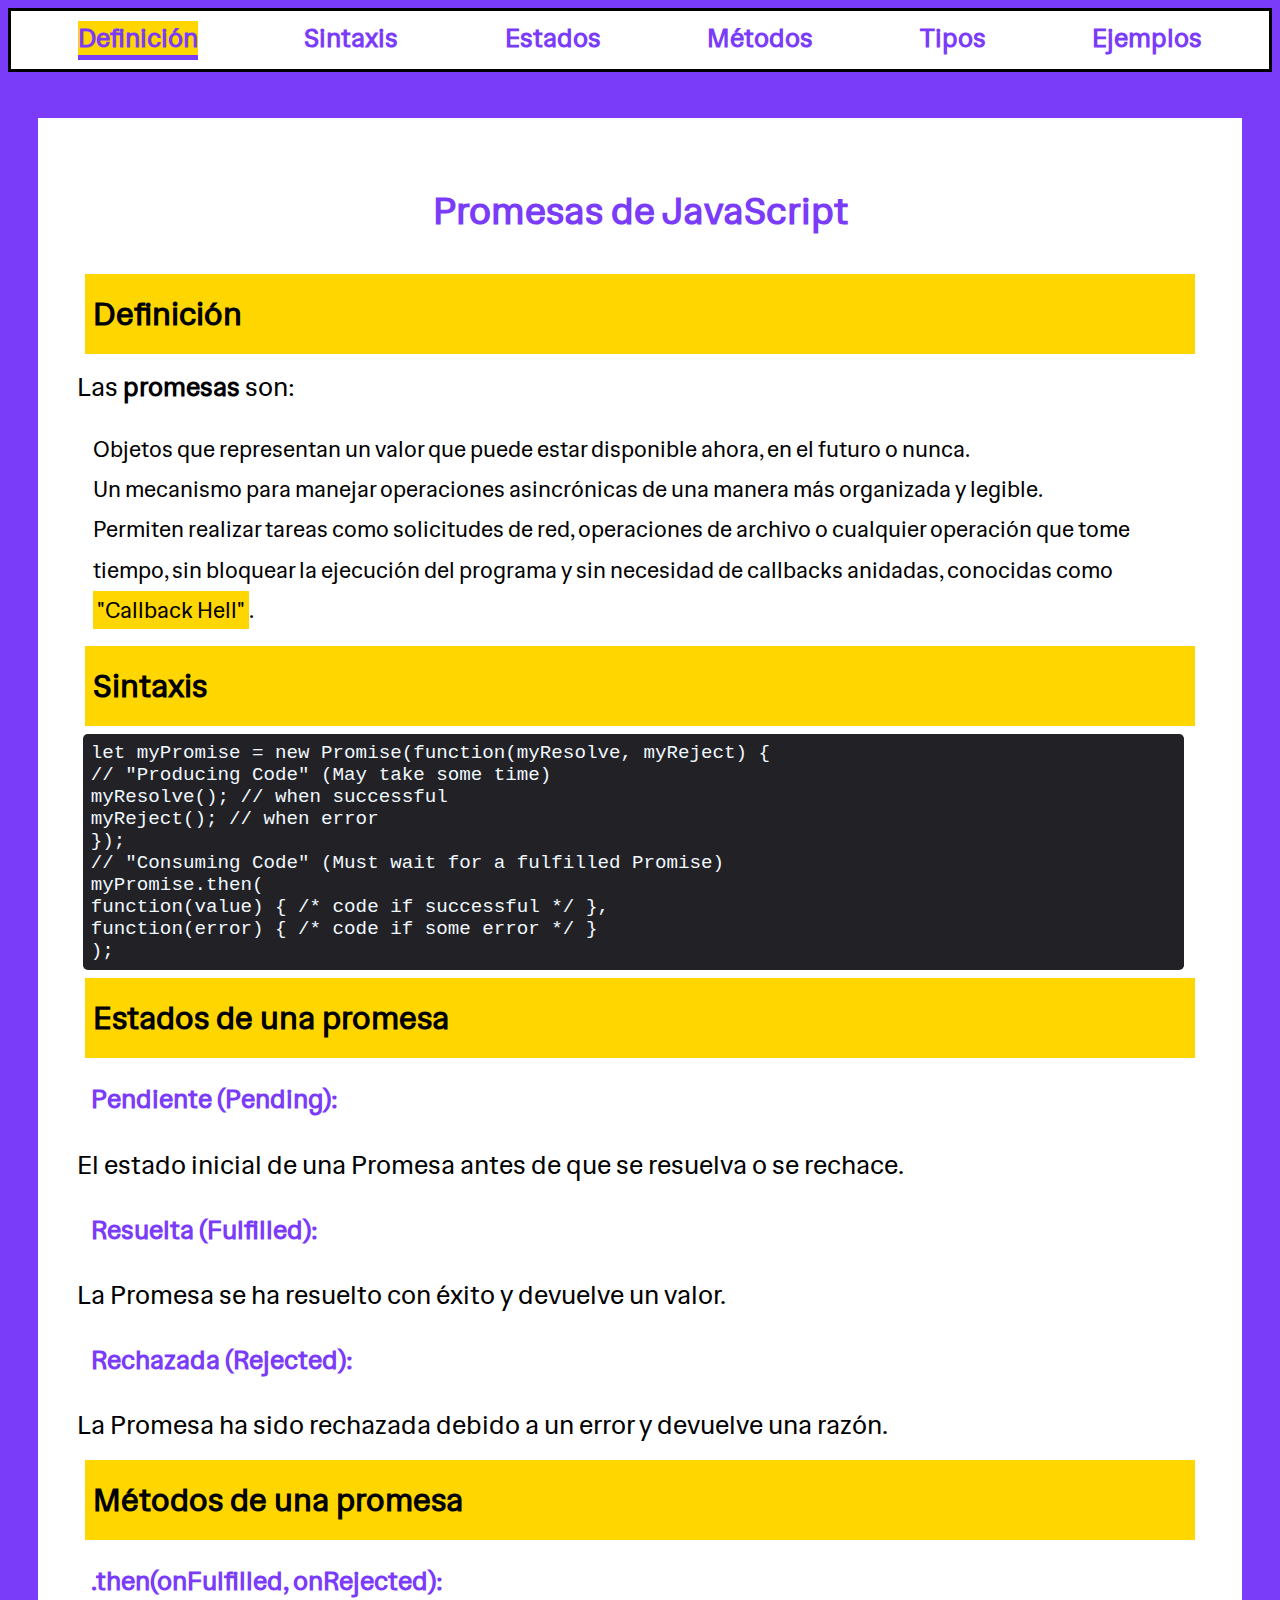
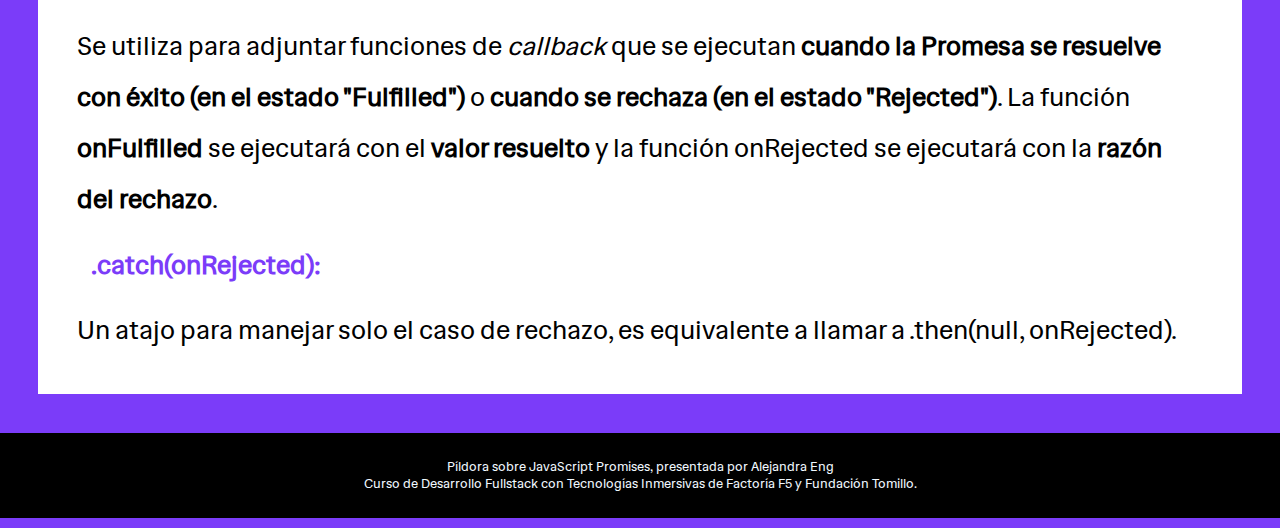
<file: index.html>
<!DOCTYPE html>
<html lang="es">

<head>
    <meta charset="UTF-8">
    <meta name="viewport" content="width=device-width, initial-scale=1.0">
    <title>Promesas de JavaScript</title>
    <link rel="preconnect" href="https://fonts.googleapis.com">
    <link rel="preconnect" href="https://fonts.gstatic.com" crossorigin>
    <link href="https://fonts.googleapis.com/css2?family=Hedvig+Letters+Sans&display=swap" rel="stylesheet">
    <link rel="stylesheet" href="style.css">
    <script src="menu.js"></script>
</head>

<body>
    <nav class="navbar">
        <div class="menu-toggle">
            <div class="hamburger">
            </div>
        </div>
        <ul class="nav-list">
            <li class="nav-item">
                <a class="nav-link active" href="#definicion">
                    Definición
                </a>
            </li>
            <li class="nav-item">
                <a class="nav-link" href="#sintaxis">
                    Sintaxis
                </a>
            </li>
            <li class="nav-item">
                <a class="nav-link" href="#estados">
                    Estados
                </a>
            </li>
            <li class="nav-item">
                <a class="nav-link" href="#metodos">
                    Métodos
                </a>
            </li>
            <li class="nav-item">
                <a class="nav-link" href="tipos.html">
                    Tipos
                </a>
            </li>
            <li class="nav-item">
                <a class="nav-link" href="ejemplos.html">
                    Ejemplos
                </a>
            </li>
        </ul>
    </nav>

    <main>
        <h1>Promesas de JavaScript</h1>
        <section id="definicion">
            <h2>Definición</h2>
            <article>
                <p>Las <strong>promesas</strong> son:</p>
                <ul>
                    <li>Objetos que representan un valor que puede estar disponible ahora, en el futuro o nunca.
                    </li>
                    <li>Un mecanismo para manejar operaciones asincrónicas de una manera más organizada y legible.</li>
                    <li>Permiten realizar tareas como solicitudes de red, operaciones de archivo o cualquier operación
                        que tome
                        tiempo, sin bloquear la ejecución del programa y sin necesidad de callbacks anidadas, conocidas
                        como
                        <mark>"Callback Hell"</mark>.
                    </li>
                </ul>
            </article>
        </section>

        <section id="sintaxis">
            <h2>Sintaxis</h2>
            <article>
                <div class="codigo">
                    <code>
                let myPromise = new Promise(function(myResolve, myReject) {<br>
                // "Producing Code" (May take some time)<br>
                
                  myResolve(); // when successful<br>
                  myReject();  // when error<br>
                });<br>
                
                // "Consuming Code" (Must wait for a fulfilled Promise)<br>
                myPromise.then(<br>
                  function(value) { /* code if successful */ },<br>
                  function(error) { /* code if some error */ }<br>
                );</code>
                </div>
            </article>
        </section>

        <section id="estados">
            <h2>Estados de una promesa</h2>
            <article>
                <h3>Pendiente (Pending):</h3>
                <p>El estado inicial de una Promesa antes de que se resuelva o se rechace.</p>
                <h3>Resuelta (Fulfilled):</h3>
                <p>La Promesa se ha resuelto con éxito y devuelve un valor.</p>
                <h3>Rechazada (Rejected):</h3>
                <p>La Promesa ha sido rechazada debido a un error y devuelve una razón.</p>
            </article>
        </section>

        <section id="metodos">
            <h2>Métodos de una promesa</h2>
            <article>
                <h3>.then(onFulfilled, onRejected):</h3>
                <p>Se utiliza para adjuntar funciones de <em>callback</em> que se ejecutan <strong>cuando la Promesa se
                        resuelve con éxito (en el estado "Fulfilled")</strong> o <strong>cuando se rechaza (en el estado
                        "Rejected")</strong>.
                    La función <strong>onFulfilled</strong> se ejecutará con el <strong>valor resuelto</strong> y la
                    función </¡strong>onRejected</strong> se ejecutará con la <strong>razón del rechazo</strong>.</p>
            </article>
            <article>
                <h3>.catch(onRejected):</h3>
                <p>Un atajo para manejar solo el caso de rechazo, es equivalente a llamar a .then(null, onRejected).</p>
            </article>
        </section>

    </main>

    <!-- Footer -->
    <footer>
        <p>Píldora sobre JavaScript Promises, presentada por Alejandra Eng</p>
        <p>Curso de Desarrollo Fullstack con Tecnologías Inmersivas de Factoría F5 y Fundación Tomillo.</p>
    </footer>

    <!-- JavaScript -->
    <!-- Menú Toggle -->
    <script>
        document.addEventListener("DOMContentLoaded", function () {
            const navbar = document.querySelector(".navbar");
            const menuToggle = document.querySelector(".menu-toggle");
            menuToggle.addEventListener("click", () => {
                navbar.classList.toggle("open");
            });
        });
    </script>

    <!-- Promesa de red -->
    <script>
        const promesared = new Promise((resolve, reject) => {
            setTimeout(() => {
                const exito = false; // Cambiar a false para simular un rechazo
                if (exito) {
                    resolve("¡Éxito! Datos recibidos");
                } else {
                    reject("Error: No se pudieron recibir los datos");
                }
            }, 2000);
        });

        promesared
            .then((resultado) => {
                console.log(resultado);
                console.log = function (message) {
                    document.getElementById("promesaredtrue").innerHTML += message
                }
            })
            .catch((error) => {
                console.error(error);
                console.log = function (message) {
                    document.getElementById("promesaredfalse").innerHTML += message
                }
            });

    </script>
</body>

</html>
</file>
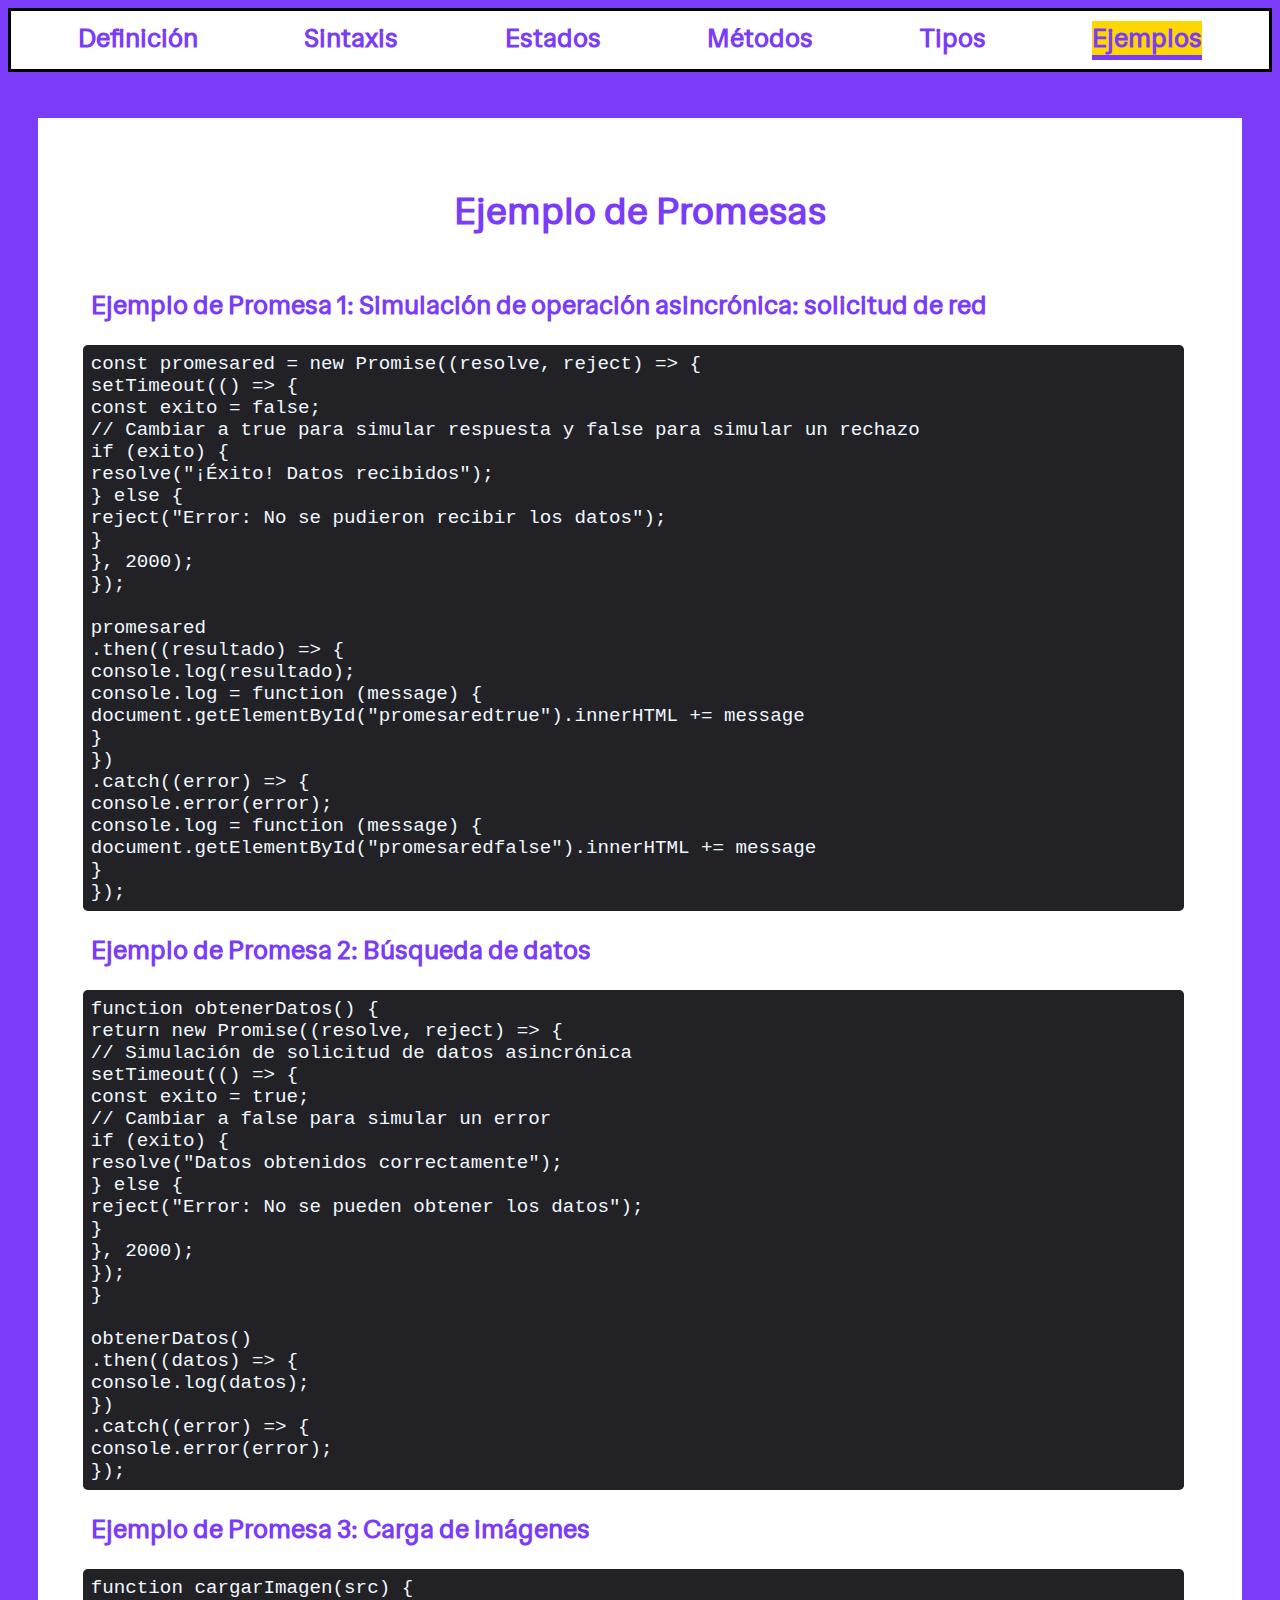
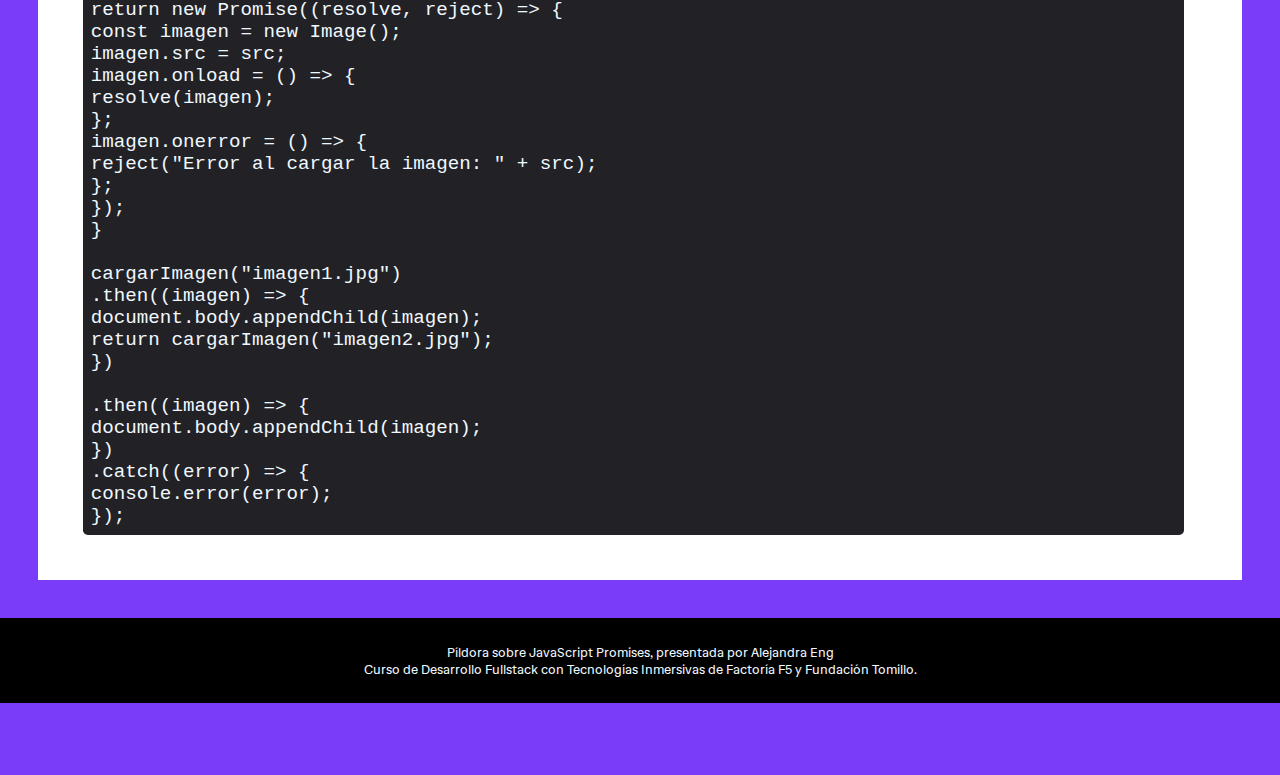
<file: ejemplos.html>
<!DOCTYPE html>
<html lang="es">

<head>
    <meta charset="UTF-8">
    <meta name="viewport" content="width=device-width, initial-scale=1.0">
    <title>Promesas</title>
    <link rel="preconnect" href="https://fonts.googleapis.com">
    <link rel="preconnect" href="https://fonts.gstatic.com" crossorigin>
    <link href="https://fonts.googleapis.com/css2?family=Hedvig+Letters+Sans&display=swap" rel="stylesheet">
    <link rel="stylesheet" href="style.css">
    <script src="menu.js"></script>
</head>

<body>
    <header>
        <nav class="navbar">
            <div class="menu-toggle">
                <div class="hamburger">
                </div>
            </div>
            <ul class="nav-list">
                <li class="nav-item">
                    <a class="nav-link" href="index.html#definicion">
                        Definición
                    </a>
                </li>
                <li class="nav-item">
                    <a class="nav-link" href="index.html#sintaxis">
                        Sintaxis
                    </a>
                </li>
                <li class="nav-item">
                    <a class="nav-link" href="index.html#estados">
                        Estados
                    </a>
                </li>
                <li class="nav-item">
                    <a class="nav-link" href="index.html#metodos">
                        Métodos
                    </a>
                </li>
                <li class="nav-item">
                    <a class="nav-link" href="tipos.html">
                        Tipos
                    </a>
                </li>
                <li class="nav-item">
                    <a class="nav-link active" href="ejemplos.html">
                        Ejemplos
                    </a>
                </li>
            </ul>
        </nav>
    </header>

    <main>
        <h1>Ejemplo de Promesas</h1>

        <section>
            <article>
                <h4>Ejemplo de Promesa 1: Simulación de operación asincrónica: solicitud de red</h4>

                <div class="codigo">
                    <code id="promesaredtrue">
                       const promesared = new Promise((resolve, reject) => {<br>
                           setTimeout(() => {<br>
                               const exito = false;<br>
                               // Cambiar a true para simular respuesta y false para simular un rechazo<br>
                               if (exito) {<br>
                                   resolve("¡Éxito! Datos recibidos");<br>
                               } else {<br>
                                   reject("Error: No se pudieron recibir los datos");<br>
                               }<br>
                            }, 2000);<br>
                        });<br>
                        <br>
                        promesared<br>
                           .then((resultado) => {<br>
                               console.log(resultado);<br>
                               console.log = function (message) {<br>
                                   document.getElementById("promesaredtrue").innerHTML += message<br>
                               }<br>
                           })<br>
                           .catch((error) => {<br>
                               console.error(error);<br>
                               console.log = function (message) {<br>
                                   document.getElementById("promesaredfalse").innerHTML += message<br>
                               }<br>
                        });
                    </code>
                </div>
            </article>
        </section>

        <section>
            <article>
                <h4>Ejemplo de Promesa 2: Búsqueda de datos</h4>
                <code id="promesaredtrue">
                <div class="codigo">
                    function obtenerDatos() {<br>
                        return new Promise((resolve, reject) => {<br>
                          // Simulación de solicitud de datos asincrónica<br>
                          setTimeout(() => {<br>
                            const exito = true;<br>
                            // Cambiar a false para simular un error<br>
                            if (exito) {<br>
                              resolve("Datos obtenidos correctamente");<br>
                            } else {<br>
                              reject("Error: No se pueden obtener los datos");<br>
                            }<br>
                          }, 2000);<br>
                        });<br>
                      }<br>
                      <br>
                      obtenerDatos()<br>
                        .then((datos) => {<br>
                          console.log(datos);<br>
                        })<br>
                        .catch((error) => {<br>
                          console.error(error);<br>
                        });
                </code>
                </div>
            </article>
        </section>

        <section>
            <article>
                <h4>Ejemplo de Promesa 3: Carga de imágenes</h4>
                <code id="promesaredtrue">
                <div class="codigo">
                    function cargarImagen(src) {<br>
                        return new Promise((resolve, reject) => {<br>
                          const imagen = new Image();<br>
                          imagen.src = src;<br>
                      
                          imagen.onload = () => {<br>
                            resolve(imagen);<br>
                          };<br>
                      
                          imagen.onerror = () => {<br>
                            reject("Error al cargar la imagen: " + src);<br>
                          };<br>
                        });<br>
                      }<br>
                      <br>
                      cargarImagen("imagen1.jpg")<br>
                        .then((imagen) => { <br>
                            document.body.appendChild(imagen);<br>
                            return cargarImagen("imagen2.jpg");<br>
                        })<br>
                        <br>
                        .then((imagen) => { <br>
                            document.body.appendChild(imagen);<br>
                        }) <br>
                        .catch((error) => {<br>
                            console.error(error);<br>
                        });

                </code>
                </div>
            </article>
        </section>

    </main>
    <!-- Footer -->
    <footer>
        <p>Píldora sobre JavaScript Promises, presentada por Alejandra Eng</p>
        <p>Curso de Desarrollo Fullstack con Tecnologías Inmersivas de Factoría F5 y Fundación Tomillo.</p>
    </footer>
    <!-- JavaScript -->
    <!-- Menú Toggle -->
    <script>
        document.addEventListener("DOMContentLoaded", function () {
            const navbar = document.querySelector(".navbar");
            const menuToggle = document.querySelector(".menu-toggle");
            menuToggle.addEventListener("click", () => {
                navbar.classList.toggle("open");
            });
        });
    </script>

    <!-- Promesa de red 1 -->
    <script>
        const promesared = new Promise((resolve, reject) => {
            setTimeout(() => {
                const exito = false; // Cambiar a false para simular un rechazo
                if (exito) {
                    resolve("¡Éxito! Datos recibidos");
                } else {
                    reject("Error: No se pudieron recibir los datos");
                }
            }, 2000);
        });

        promesared
            .then((resultado) => {
                console.log(resultado);
                console.log = function (message) {
                    document.getElementById("promesaredtrue").innerHTML += message
                }
            })
            .catch((error) => {
                console.error(error);
                console.log = function (message) {
                    document.getElementById("promesaredfalse").innerHTML += message
                }
            });

    </script>
</body>

</html>
</file>
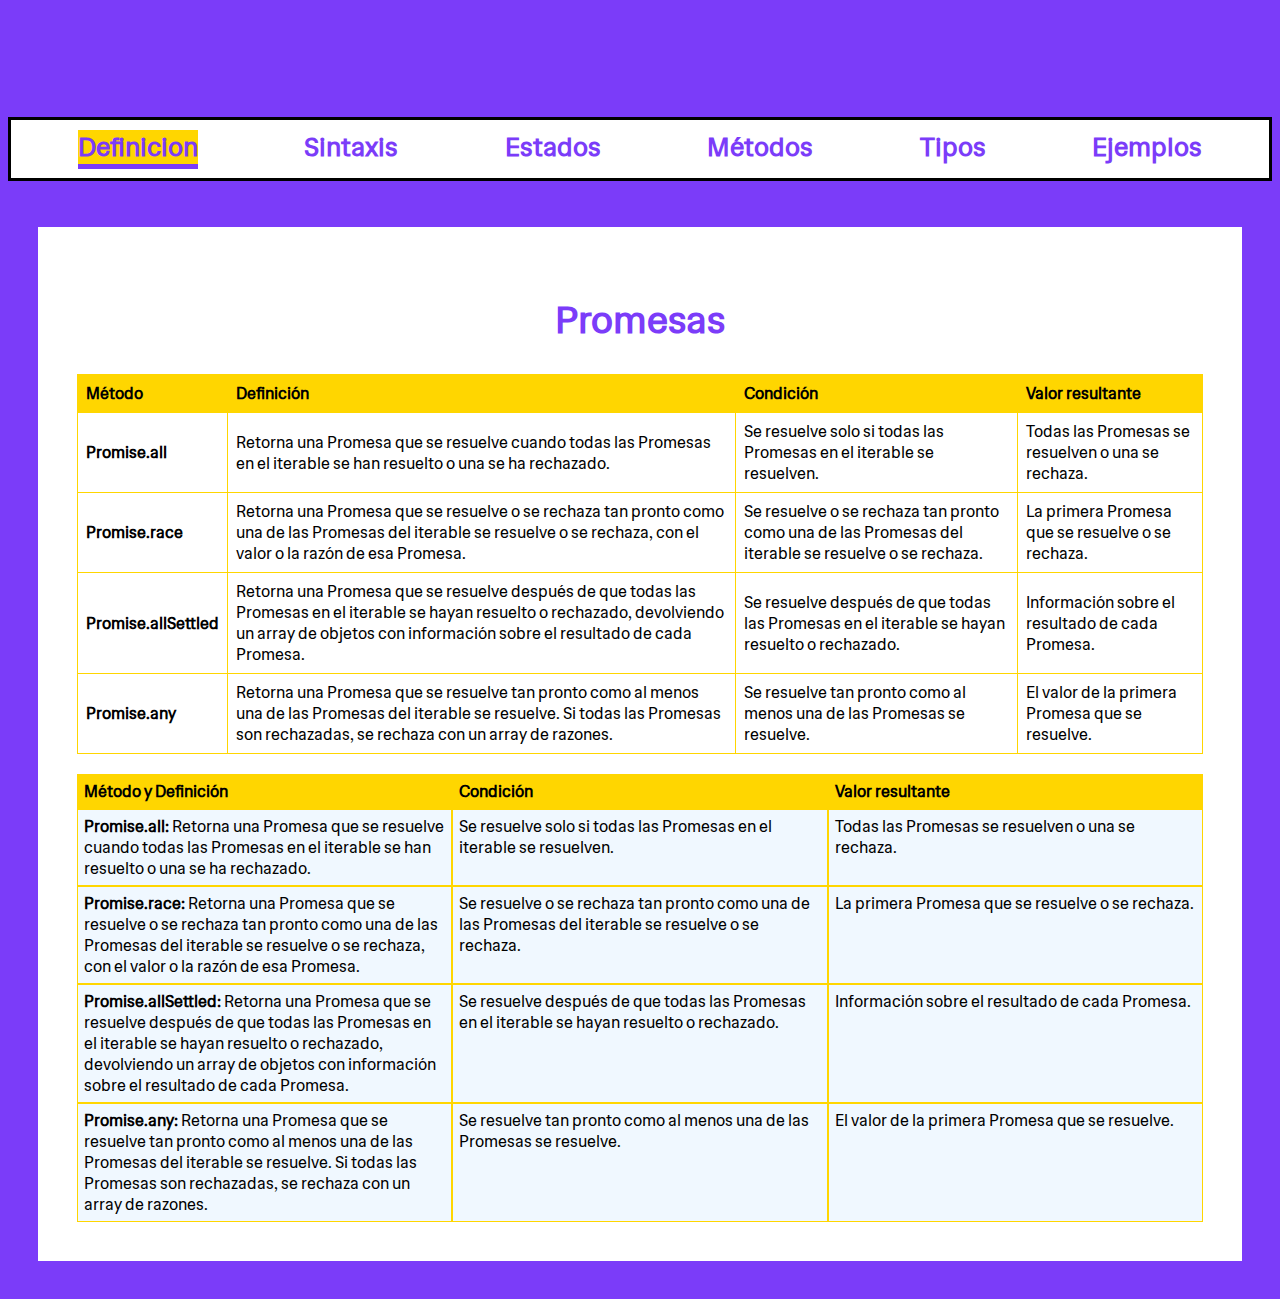
<file: tablacomparativa.html>
<!DOCTYPE html>
<html lang="es">

<head>
    <meta charset="UTF-8">
    <meta name="viewport" content="width=device-width, initial-scale=1.0">
    <link rel="preconnect" href="https://fonts.googleapis.com">
    <link rel="preconnect" href="https://fonts.gstatic.com" crossorigin>
    <link href="https://fonts.googleapis.com/css2?family=Hedvig+Letters+Sans&display=swap" rel="stylesheet">
    <link rel="stylesheet" href="style.css">
    <script src="menu.js"></script>
    <title>Promise Methods Comparison</title>
</head>

<body>
    <header>
        <h1 class="navbar-brand">
            Píldora Promesas en Javascript, por Alejandra Eng
        </h1>
        <nav class="navbar">
            <div class="menu-toggle">
                <div class="hamburger">
                </div>
            </div>
            <ul class="nav-list">
                <li class="nav-item">
                    <a class="nav-link active" href="indexred.html#definicion">
                        Definicion
                    </a>
                </li>
                <li class="nav-item">
                    <a class="nav-link" href="indexred.html#sintaxis">
                        Sintaxis
                    </a>
                </li>
                <li class="nav-item">
                    <a class="nav-link" href="index.html#estados">
                        Estados
                    </a>
                </li>
                <li class="nav-item">
                    <a class="nav-link" href="index.html#metodos">
                        Métodos
                    </a>
                </li>
                <li class="nav-item">
                    <a class="nav-link" href="tipos.html">
                        Tipos
                    </a>
                </li>
                <li class="nav-item">
                    <a class="nav-link" href="ejemplos.html">
                        Ejemplos
                    </a>
                </li>
            </ul>
        </nav>
    </header>

    <main>
        <h1>Promesas</h1>
        <section id="definicion">

            <div class="table-container">
                <table>
                    <thead>
                        <tr>
                            <th>Método</th>
                            <th>Definición</th>
                            <th>Condición</th>
                            <th>Valor resultante</th>
                        </tr>
                    </thead>
                    <tbody>
                        <tr>
                            <td data-label="Método"><strong>Promise.all</strong></td>
                            <td data-label="Definición">Retorna una Promesa que se resuelve cuando todas las Promesas en
                                el iterable se han resuelto o una se ha rechazado.</td>
                            <td data-label="Condición">Se resuelve solo si todas las Promesas en el iterable se
                                resuelven.</td>
                            <td data-label="Valor resultante">Todas las Promesas se resuelven o una se rechaza.</td>
                        </tr>
                        <tr>
                            <td data-label="Método"><strong>Promise.race</strong></td>
                            <td data-label="Definición">Retorna una Promesa que se resuelve o se rechaza tan pronto como
                                una de las Promesas del iterable se resuelve o se rechaza, con el valor o la razón de
                                esa Promesa.</td>
                            <td data-label="Condición">Se resuelve o se rechaza tan pronto como una de las Promesas
                                del iterable se resuelve o se rechaza.</td>
                            <td data-label="Valor resultante">La primera Promesa que se resuelve o se rechaza.</td>
                        </tr>
                        <tr>
                            <td data-label="Método"><strong>Promise.allSettled</strong></td>
                            <td data-label="Definición">Retorna una Promesa que se resuelve después de que todas las
                                Promesas en el iterable se
                                hayan resuelto o rechazado, devolviendo un array de objetos con información sobre el
                                resultado de cada Promesa.</td>
                            <td data-label="Condición">Se resuelve después de que todas las Promesas en el iterable se
                                hayan resuelto o
                                rechazado.</td>
                            <td data-label="Valor resultante">Información sobre el resultado de cada Promesa.</td>
                        </tr>
                        <tr>
                            <td data-label="Método"><strong>Promise.any</strong></td>
                            <td data-label="Definición">Retorna una Promesa que se resuelve tan pronto como al menos una
                                de las Promesas del
                                iterable se resuelve. Si todas las Promesas son rechazadas, se rechaza con un array de
                                razones.</td>
                            <td data-label="Condición">Se resuelve tan pronto como al menos una de las Promesas se
                                resuelve.</td>
                            <td data-label="Valor resultante">El valor de la primera Promesa que se resuelve.</td>
                        </tr>
                    </tbody>
                </table>
            </div>

            <div class="grid-container">
                <div class="grid-item gridtitle"><strong>Método y Definición</strong></div>
                <div class="grid-item gridtitle"><strong>Condición</strong></div>
                <div class="grid-item gridtitle"><strong>Valor resultante</strong></div>

                <!-- Promise.all -->
                <div class="grid-item"><strong>Promise.all:</strong> Retorna una Promesa que se resuelve cuando todas
                    las Promesas en el iterable se han resuelto o una se ha rechazado.</div>
                <div class="grid-item">Se resuelve solo si todas las Promesas en el iterable se resuelven.</div>
                <div class="grid-item">Todas las Promesas se resuelven o una se rechaza.</div>

                <!-- Promise.race -->
                <div class="grid-item"><strong>Promise.race:</strong> Retorna una Promesa que se resuelve o se rechaza tan pronto como una de las
                    Promesas del iterable se resuelve o se rechaza, con el valor o la razón de esa Promesa.</div>
                <div class="grid-item">Se resuelve o se rechaza tan pronto como una de las Promesas del iterable se
                    resuelve o se rechaza.</div>
                <div class="grid-item">La primera Promesa que se resuelve o se rechaza.</div>

                <!-- Promise.allSettled -->
                <div class="grid-item"><strong>Promise.allSettled:</strong> Retorna una Promesa que se resuelve después de que todas las Promesas en el
                    iterable se hayan resuelto o rechazado, devolviendo un array de objetos con información sobre el
                    resultado de cada Promesa.</div>
                <div class="grid-item">Se resuelve después de que todas las Promesas en el iterable se hayan resuelto o
                    rechazado.</div>
                <div class="grid-item">Información sobre el resultado de cada Promesa.</div>

                <!-- Promise.any -->
                <div class="grid-item"><strong>Promise.any:</strong> Retorna una Promesa que se resuelve tan pronto como al menos una de las Promesas
                    del iterable se resuelve. Si todas las Promesas son rechazadas, se rechaza con un array de razones.
                </div>
                <div class="grid-item">Se resuelve tan pronto como al menos una de las Promesas se resuelve.</div>
                <div class="grid-item">El valor de la primera Promesa que se resuelve.</div>

            </div>

</body>

</html>
</file>
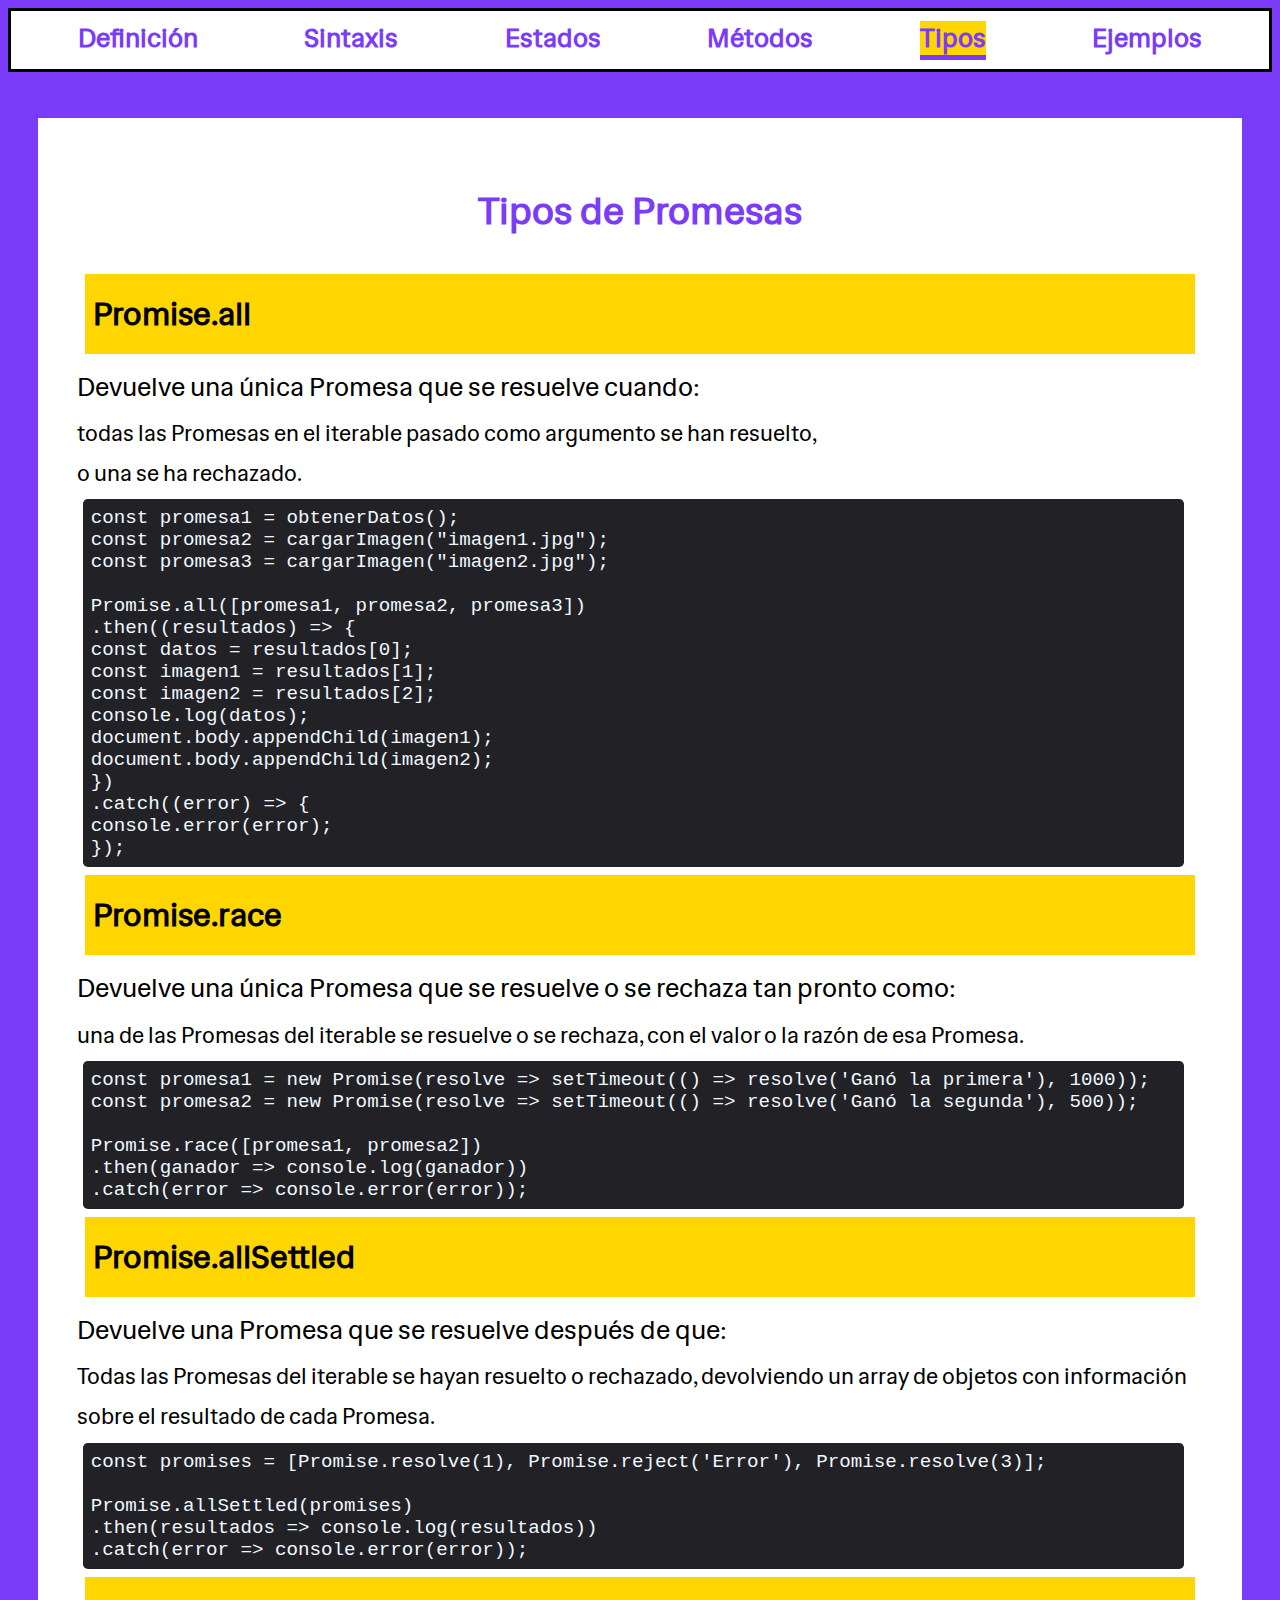
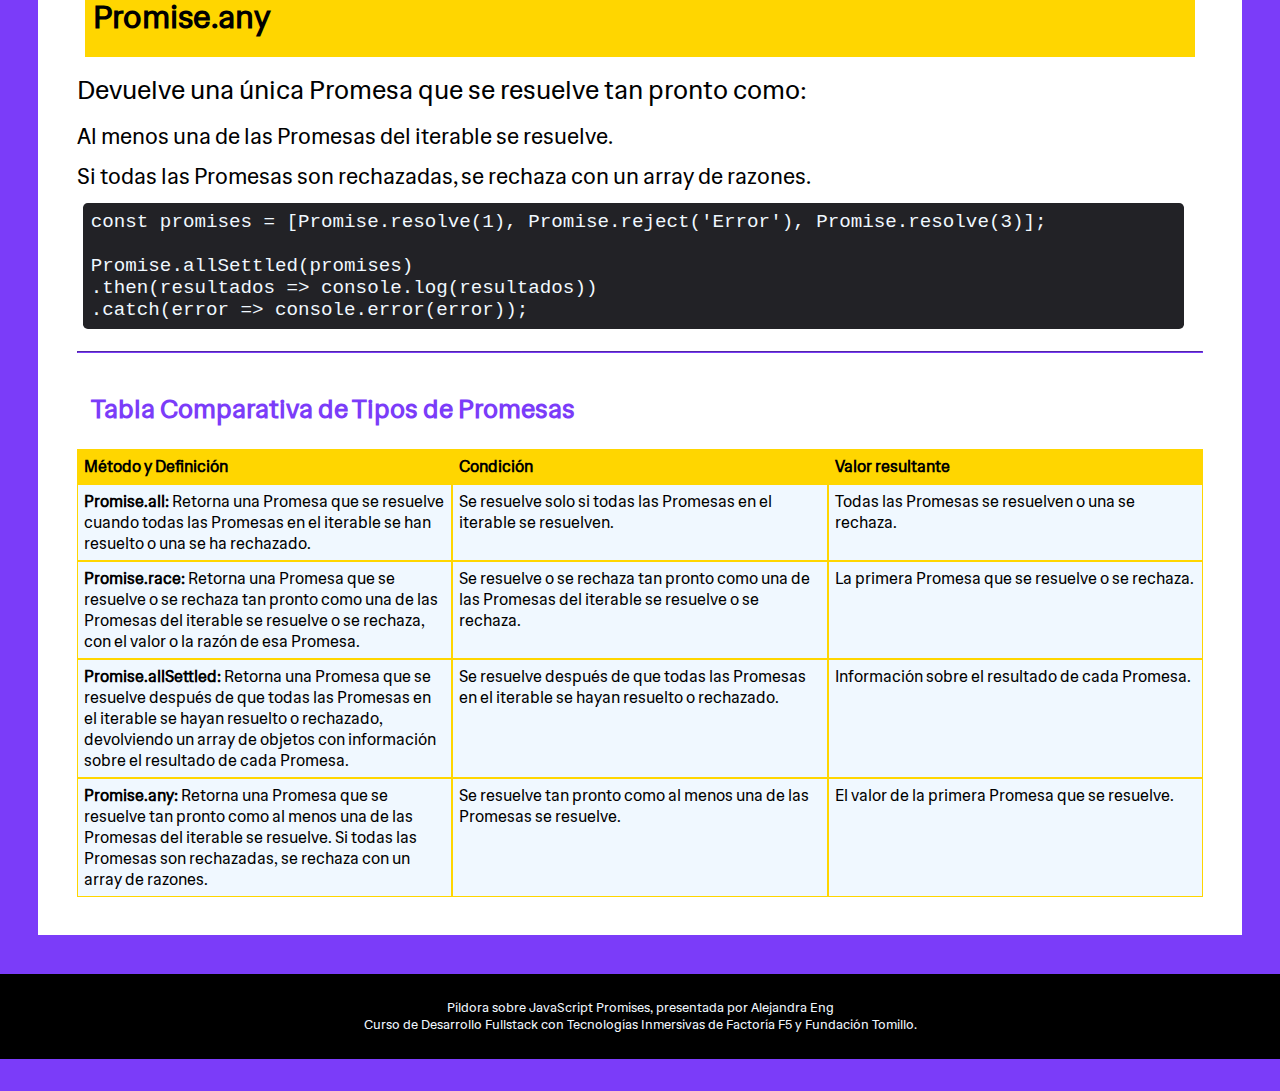
<file: tipos.html>
<!DOCTYPE html>
<html lang="es">

<head>
    <meta charset="UTF-8">
    <meta name="viewport" content="width=device-width, initial-scale=1.0">
    <title>Promesas</title>
    <link rel="preconnect" href="https://fonts.googleapis.com">
    <link rel="preconnect" href="https://fonts.gstatic.com" crossorigin>
    <link href="https://fonts.googleapis.com/css2?family=Hedvig+Letters+Sans&display=swap" rel="stylesheet">
    <link rel="stylesheet" href="style.css">
    <script src="menu.js"></script>
</head>

<body>
    <nav class="navbar">
        <div class="menu-toggle">
            <div class="hamburger">
            </div>
        </div>
        <ul class="nav-list">
            <li class="nav-item">
                <a class="nav-link" href="index.html#definicion">
                    Definición
                </a>
            </li>
            <li class="nav-item">
                <a class="nav-link" href="index.html#sintaxis">
                    Sintaxis
                </a>
            </li>
            <li class="nav-item">
                <a class="nav-link" href="index.html#estados">
                    Estados
                </a>
            </li>
            <li class="nav-item">
                <a class="nav-link" href="index.html#metodos">
                    Métodos
                </a>
            </li>
            <li class="nav-item">
                <a class="nav-link active" href="#">
                    Tipos
                </a>
            </li>
            <li class="nav-item">
                <a class="nav-link" href="ejemplos.html">
                    Ejemplos
                </a>
            </li>
        </ul>
    </nav>

    <main>
        <h1>Tipos de Promesas</h1>
        <section id="all">
            <h2>Promise.all</h2>
            <article>
                <p>Devuelve una única Promesa que se resuelve cuando:</p>
                <li>todas las Promesas en el iterable pasado como argumento se han resuelto,</li>
                <li>o una se ha rechazado.</li>
            </article>

            <div class="codigo">
                <code id="ejall">
                    const promesa1 = obtenerDatos();<br>
                    const promesa2 = cargarImagen("imagen1.jpg");<br>
                    const promesa3 = cargarImagen("imagen2.jpg");<br>
                    <br>
                    Promise.all([promesa1, promesa2, promesa3])<br>
                    .then((resultados) => {<br>
                       const datos = resultados[0];<br>
                       const imagen1 = resultados[1];<br>
                       const imagen2 = resultados[2];<br>
                       console.log(datos);<br>
                       document.body.appendChild(imagen1);<br>
                       document.body.appendChild(imagen2);<br>
                    })<br>
                    .catch((error) => {<br>
                       console.error(error);<br>
                    });
                </code>
            </div>
        </section>

        <section id="race">
            <h2>Promise.race</h2>
            <article>
                <p>Devuelve una única Promesa que se resuelve o se rechaza tan pronto como:</p>
                <li>una de las Promesas del iterable se resuelve o se rechaza, con el valor o la razón de esa Promesa.
                </li>
            </article>
            <div class="codigo">
                <code id="ejrace">
                    const promesa1 = new Promise(resolve => setTimeout(() => resolve('Ganó la primera'), 1000));<br>
                    const promesa2 = new Promise(resolve => setTimeout(() => resolve('Ganó la segunda'), 500));<br>
                    <br>
                    Promise.race([promesa1, promesa2])<br>
                       .then(ganador => console.log(ganador))<br>
                       .catch(error => console.error(error));
                </code>
            </div>
        </section>

        <section id="allsettled">
            <h2>Promise.allSettled</h2>
            <article>
                <p>Devuelve una Promesa que se resuelve después de que:</p>
                <li>Todas las Promesas del iterable se hayan resuelto o rechazado, devolviendo un array de objetos con
                    información sobre el resultado de cada Promesa.</li>
            </article>
            <div class="codigo">
                <code id="ejallsettled">
                    const promises = [Promise.resolve(1), Promise.reject('Error'), Promise.resolve(3)];<br>
                    <br>
                    Promise.allSettled(promises)<br>
                       .then(resultados => console.log(resultados))<br>
                       .catch(error => console.error(error));
                </code>
            </div>
        </section>

        <section id="any">
            <h2>Promise.any</h2>
            <article>
                <p>Devuelve una única Promesa que se resuelve tan pronto como:</p>
                <li>Al menos una de las Promesas del iterable se resuelve.</li>
                <li>Si todas las Promesas son rechazadas, se rechaza con un array de razones.</li>
            </article>
            <div class="codigo">
                <code id="ejany">
                    const promises = [Promise.resolve(1), Promise.reject('Error'), Promise.resolve(3)];<br>
                    <br>
                    Promise.allSettled(promises)<br>
                    .then(resultados => console.log(resultados))<br>
                    .catch(error => console.error(error));<br>
                </code>
            </div>
        </section>

        <hr>
        <h3>Tabla Comparativa de Tipos de Promesas</h3>
        <div class="grid-container">
            <div class="grid-item gridtitle"><strong>Método y Definición</strong></div>
            <div class="grid-item gridtitle"><strong>Condición</strong></div>
            <div class="grid-item gridtitle"><strong>Valor resultante</strong></div>

            <!-- Promise.all -->
            <div class="grid-item"><strong>Promise.all:</strong> Retorna una Promesa que se resuelve cuando todas
                las Promesas en el iterable se han resuelto o una se ha rechazado.</div>
            <div class="grid-item">Se resuelve solo si todas las Promesas en el iterable se resuelven.</div>
            <div class="grid-item">Todas las Promesas se resuelven o una se rechaza.</div>

            <!-- Promise.race -->
            <div class="grid-item"><strong>Promise.race:</strong> Retorna una Promesa que se resuelve o se rechaza tan
                pronto como una de las
                Promesas del iterable se resuelve o se rechaza, con el valor o la razón de esa Promesa.</div>
            <div class="grid-item">Se resuelve o se rechaza tan pronto como una de las Promesas del iterable se
                resuelve o se rechaza.</div>
            <div class="grid-item">La primera Promesa que se resuelve o se rechaza.</div>

            <!-- Promise.allSettled -->
            <div class="grid-item"><strong>Promise.allSettled:</strong> Retorna una Promesa que se resuelve después de
                que todas las Promesas en el
                iterable se hayan resuelto o rechazado, devolviendo un array de objetos con información sobre el
                resultado de cada Promesa.</div>
            <div class="grid-item">Se resuelve después de que todas las Promesas en el iterable se hayan resuelto o
                rechazado.</div>
            <div class="grid-item">Información sobre el resultado de cada Promesa.</div>

            <!-- Promise.any -->
            <div class="grid-item"><strong>Promise.any:</strong> Retorna una Promesa que se resuelve tan pronto como al
                menos una de las Promesas
                del iterable se resuelve. Si todas las Promesas son rechazadas, se rechaza con un array de razones.
            </div>
            <div class="grid-item">Se resuelve tan pronto como al menos una de las Promesas se resuelve.</div>
            <div class="grid-item">El valor de la primera Promesa que se resuelve.</div>
        </div>
    </main>
    <!-- Footer -->
    <footer>
        <p>Píldora sobre JavaScript Promises, presentada por Alejandra Eng</p>
        <p>Curso de Desarrollo Fullstack con Tecnologías Inmersivas de Factoría F5 y Fundación Tomillo.</p>
    </footer>
    <!-- JavaScript -->
    <!-- Menú Toggle -->
    <script>
        document.addEventListener("DOMContentLoaded", function () {
            const navbar = document.querySelector(".navbar");
            const menuToggle = document.querySelector(".menu-toggle");
            menuToggle.addEventListener("click", () => {
                navbar.classList.toggle("open");
            });
        });
    </script>

    <!-- Promesa de red -->
    <script>
        const promesared = new Promise((resolve, reject) => {
            setTimeout(() => {
                const exito = false; // Cambiar a false para simular un rechazo
                if (exito) {
                    resolve("¡Éxito! Datos recibidos");
                } else {
                    reject("Error: No se pudieron recibir los datos");
                }
            }, 2000);
        });

        promesared
            .then((resultado) => {
                console.log(resultado);
                console.log = function (message) {
                    document.getElementById("promesaredtrue").innerHTML += message
                }
            })
            .catch((error) => {
                console.error(error);
                console.log = function (message) {
                    document.getElementById("promesaredfalse").innerHTML += message
                }
            });

    </script>
</body>

</html>
</file>
<file: style.css>
* {
    box-sizing: border-box;
    margin: 0;
    padding: 0;
}

body {
    color: black;
    background-color: #7B3CF9;
    font-family: 'Hedvig Letters Sans', sans-serif;
    margin: 0;
    padding: 0;
}

.navbar {
    background-color: #7B3CF9;
    display: flex;
    justify-content: space-around;
    align-items: center;
    height: 5rem;
    flex-wrap: nowrap;
    position: sticky;
    top: 0;
    margin-top: 0;
}

.nav-list {
    border: solid 3px black;
    list-style-type: none;
    position: fixed;
    top: 0;
    left: 0;
    width: 70%;
    height: 100vh;
    background-color: aliceblue;
    padding: 3rem;
    display: flex;
    flex-direction: column;
    justify-content: center;
    align-items: center;
    gap: 10px;
    z-index: 1250;
    transform: translateX(-100%);
    transition: transform 0.5s;
}

.navbar li {
    font-size: 3em;
    line-height: 1.2em;
    list-style-type: none;
}

.nav-link {
    color: #7B3CF9;
    font-size: 1.6rem;
    font-weight: 600;
    text-decoration: none;
    transition: all 0.1s;
}
.nav-link:hover {
    background-color: #FFD600;
    border-bottom: 5px solid #7B3CF9;
    color: #7B3CF9;
    font-size: 1.8rem;
    font-weight: 800;
}
.nav-link:active {
    background-color: #FFD600;
    border-bottom: 5px solid #7B3CF9;
    color: black;
    font-size: 1.7rem;
    font-weight: 700;
}

.active {
    font-weight: 700;
    background-color: #FFD600;
    border-bottom: 5px solid #7B3CF9;
}

.open .nav-list {
    transform: translateX(0);
}

.menu-toggle {
    position: relative;
    display: flex;
    flex-direction: column;
    justify-content: center;
    align-items: center;
    width: 3.2rem;
    height: 3.2rem;
    cursor: pointer;
    transition: all 0.5s ease-in-out;
}

.hamburger {
    width: 2.4rem;
    height: 3px;
    background-color: #ffffff;
    border-radius: 2px;
    border: none;
    transition: all 0.7s ease-out;
}

.hamburger::before,
.hamburger::after {
    content: "";
    position: absolute;
    width: 2.4rem;
    height: 3px;
    background-color: #ffffff;
    border-radius: 2px;
    border: none;
}

.hamburger::before {
    transform: translateY(-8px);
}

.hamburger::after {
    transform: translateY(8px);
}

.open .hamburger {
    background: transparent;
}

.open .hamburger::before {
    transform-origin: (0, 0);
    transform: rotate(45deg);
}

.open .hamburger::after {
    transform-origin: (0, 0);
    transform: rotate(-45deg);
}

main {
    color: black;
    background-color: #FFF;
    margin: 12px;
    padding: 12px;
}

section {
    margin: 10px;
    padding: 6px;
}

h1 {
    color: #7B3CF9;
    font-family: 'Hedvig Letters Sans', sans-serif;
    font-size: 2.4em;
    line-height: 2em;
    margin: 0px;
    padding: 16px;
    text-align: center;
}

h2 {
    color: black;
    background-color: #FFD600;
    font-family: 'Hedvig Letters Sans', sans-serif;
    font-size: 2em;
    line-height: 2em;
    margin: 8px;
    padding: 8px;
}

h3,
h4 {
    color: #7B3CF9;
    font-family: 'Hedvig Letters Sans', sans-serif;
    font-size: 1.6em;
    line-height: 2em;
    margin: 6px;
    padding: 8px;
}

h5,
h6 {
    color: #7B3CF9;
    font-family: 'Hedvig Letters Sans', sans-serif;
    font-size: 1.4em;
    line-height: 2em;
    margin: 4px;
    padding: 4px;
}

main p {
    color: black;
    font-family: 'Hedvig Letters Sans', sans-serif;
    font-size: 1.6em;
    line-height: 2em;
}

mark {
    color: black;
    background-color: #FFD600;
    font-family: 'Hedvig Letters Sans', sans-serif;
    padding: 4px;
}

ul {
    margin: 8px;
    padding: 8px;
}

li {
    font-size: 1.4em;
    line-height: 1.8em;
    list-style: none;
}

.codigo {
    background-color: rgb(34, 34, 38);
    border-radius: .3rem;
    margin: 20px;
    padding: 20px;
    overflow: auto;
}

code {
    color: aliceblue;
    font-family: 'M PLUS 1 Code', monospace;
    font-size: 1.2em;
    overflow: scroll;
}

hr {
    border-color: #7B3CF9;
    margin: 2% 0%;
}

.grid-container {
    display: grid;
    grid-template-columns: 1fr;
    gap: 0px;
}

.grid-item {
    border: 1px solid #FFD600;
    padding: 6px;
    background-color: aliceblue;
}

.gridtitle {
    background-color: #FFD600;
    color:black;
}

@media screen and (min-width: 601px) {
    .grid-container {
        grid-template-columns: repeat(3, 1fr);
    }
}

@media screen and (max-width: 600px) {
    .grid-container {
        grid-template-columns: 1fr;
    }
}

.table-container {
    overflow-x: auto;
}

table {
    width: 100%;
    border-collapse: collapse;
    margin-bottom: 20px;
}

th, td {
    border: 1px solid #FFD600;
    padding: 8px;
    text-align: left;
}

th {
    background-color: #FFD600;
}

@media screen and (max-width: 600px) {
    table, thead, tbody, th, td, tr {
        display: block;
    }

    th {
        text-align: center;
    }

    td {
        text-align: left;
        position: relative;
        padding-left: 50%;
        box-sizing: border-box;
    }

    td:before {
        content: attr(data-label);
        position: absolute;
        left: 0;
        width: 50%;
        padding-left: 8px;
        box-sizing: border-box;
        font-weight: bold;
    }
}

@media screen and (min-width: 1100px) {
    .menu-toggle {
        display: none;
    }

    .nav-list {
        display: flex;
        position: initial;
        width: 95vw;
        height: initial;
        background-color: #FFF;
        padding: 1.5em 4em;
        justify-content: space-around;
        flex-direction: row;
        transform: initial;
        transition: initial;
        list-style-type: none;
        list-style: none;
        flex-wrap: nowrap;
        align-content: space-around;
        align-items: center;
        gap: 4em;
    }

    main {
        color: black;
        background-color: #FFF;
        margin: 4%;
        padding: 5%;
    }

    section {
        margin: 6px;
        padding: 6px;
    }

    .codigo {
        background-color: rgb(34, 34, 38);
        border-radius: .3rem;
        margin: 10px;
        padding: 14px;
        overflow: auto;
        width: 95vw;
    }
    
}

@media screen and (min-width: 700px) {
    .menu-toggle {
        display: none;
    }

    .nav-list {
        display: flex;
        justify-content: space-around;
        flex-direction: row;
        flex-wrap: nowrap;
        align-content: space-around;
        align-items: center;
        gap: 1.3em;
        position: initial;
        width: 100vw;
        height: initial;
        background-color: #FFF;
        padding: 1.2em 1.5em;
        transform: initial;
        transition: initial;
        list-style-type: none;
        list-style: none;
    }

    .navbar li {
        font-size: 1em;
        line-height: 1em;
        list-style-type: none;
    }

    main {
        color: black;
        background-color: #FFF;
        margin: 3%;
        padding: 3%;
    }

    section {
        margin: 0px;
        padding: 0px;
    }

    .codigo {
        background-color: rgb(34, 34, 38);
        border-radius: .3rem;
        margin: 6px;
        padding: 8px;
        width: 86vw;
    }
}

footer {
    background-color: black;
    padding: 2% 1%;
    margin-top: 2%;
}

footer p {
    color: aliceblue;
    font-size: .8em;
    text-align: center;
}
</file>
